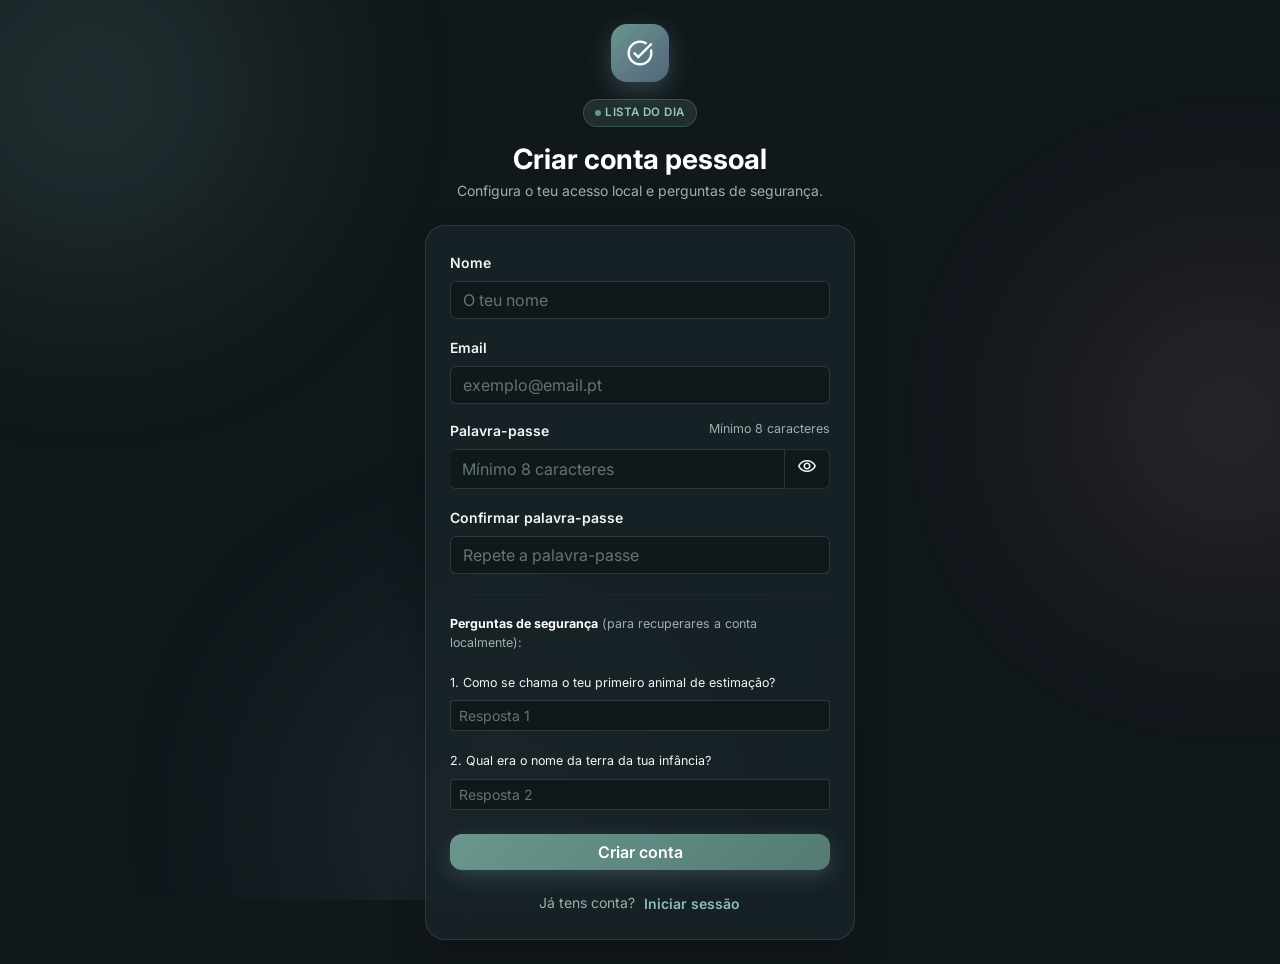
<file: index.html>
<!DOCTYPE html>
<html lang="pt-PT">
<head>
    <meta charset="UTF-8">
    <meta name="viewport" content="width=device-width, initial-scale=1.0">
    <title>Lista do Dia — Gestão Pessoal de Tarefas</title>
    <!-- Fontes e Ícones -->
    <link rel="preconnect" href="https://fonts.googleapis.com">
    <link rel="preconnect" href="https://fonts.gstatic.com" crossorigin>
    <link href="https://fonts.googleapis.com/css2?family=Inter:wght@400;500;600;700&display=swap" rel="stylesheet">
    <link href="https://fonts.googleapis.com/css2?family=Material+Symbols+Outlined:opsz,wght,FILL,GRAD@24,400,0,0" rel="stylesheet">
    <!-- Bootstrap 5 -->
    <link href="https://cdn.jsdelivr.net/npm/bootstrap@5.3.3/dist/css/bootstrap.min.css" rel="stylesheet">
    <!-- Estilos Personalizados -->
    <link rel="stylesheet" href="css/styles.css">
</head>
<body>

    <!-- Efeitos de Luz Ambiente no Fundo -->
    <div class="ambient-bg" aria-hidden="true">
        <div class="orb orb-sage"></div>
        <div class="orb orb-rose"></div>
        <div class="orb orb-slate"></div>
    </div>

    <!-- ==========================================
         SECÇÃO DE AUTENTICAÇÃO (LOGIN / REGISTO / RECUPERAÇÃO)
         ========================================== -->
    <main id="auth-wrapper" class="container min-vh-100 d-flex flex-column justify-content-center align-items-center py-4">
        <div class="auth-box w-100">
            <div class="text-center mb-4">
                <div class="brand-badge mx-auto mb-3">
                    <span class="material-symbols-outlined">task_alt</span>
                </div>
                <span class="pill-tag mb-2 d-inline-flex align-items-center gap-1">
                    <span class="dot-pulse"></span> Lista do Dia
                </span>
                <h1 id="auth-heading" class="h3 fw-bold text-white mt-2 mb-1">Iniciar sessão</h1>
                <p id="auth-subheading" class="small text-secondary-custom">A tua aplicação pessoal de tarefas para o dia a dia.</p>
            </div>

            <div id="auth-alert" class="alert d-none align-items-center gap-2 small py-2 px-3 rounded-3 mb-3" role="alert">
                <span id="auth-alert-icon" class="material-symbols-outlined fs-6">error</span>
                <span id="auth-alert-text"></span>
            </div>

            <div class="glass-card p-4">
                <!-- 1. INICIAR SESSÃO -->
                <form id="form-login" class="d-flex flex-column gap-3">
                    <div>
                        <label for="login-email" class="form-label small fw-semibold">Email</label>
                        <div class="input-group custom-input-group">
                            <span class="input-group-text"><span class="material-symbols-outlined fs-5">mail</span></span>
                            <input type="email" class="form-control" id="login-email" placeholder="o.teu@exemplo.pt" required>
                        </div>
                    </div>

                    <div>
                        <div class="d-flex justify-content-between align-items-center">
                            <label for="login-password" class="form-label small fw-semibold mb-1">Palavra-passe</label>
                            <button type="button" id="btn-go-recover" class="btn btn-link btn-sm p-0 text-decoration-none link-accent">Esqueceu-se?</button>
                        </div>
                        <div class="input-group custom-input-group">
                            <span class="input-group-text"><span class="material-symbols-outlined fs-5">lock</span></span>
                            <input type="password" class="form-control" id="login-password" placeholder="••••••••" required>
                            <button type="button" class="btn toggle-pass-btn" data-target="login-password" aria-label="Mostrar palavra-passe">
                                <span class="material-symbols-outlined fs-5">visibility</span>
                            </button>
                        </div>
                    </div>

                    <button type="submit" class="btn btn-sage w-100 py-2.5 fw-semibold mt-2 d-flex align-items-center justify-content-center gap-2">
                        <span>Entrar</span>
                        <span class="material-symbols-outlined fs-5">arrow_forward</span>
                    </button>

                    <div id="register-prompt" class="text-center mt-2 pt-2 border-top border-subtle">
                        <span class="small text-secondary-custom">Ainda não tens conta local?</span>
                        <button type="button" id="btn-go-register" class="btn btn-link btn-sm fw-semibold text-decoration-none link-sage p-0 ms-1">Criar conta</button>
                    </div>
                </form>

                <!-- 2. CRIAR CONTA -->
                <form id="form-register" class="d-none flex-column gap-3">
                    <div>
                        <label for="reg-name" class="form-label small fw-semibold">Nome</label>
                        <input type="text" class="form-control custom-input" id="reg-name" placeholder="O teu nome" required>
                    </div>
                    <div>
                        <label for="reg-email" class="form-label small fw-semibold">Email</label>
                        <input type="email" class="form-control custom-input" id="reg-email" placeholder="exemplo@email.pt" required>
                    </div>
                    <div>
                        <div class="d-flex justify-content-between">
                            <label for="reg-password" class="form-label small fw-semibold">Palavra-passe</label>
                            <span class="smaller text-secondary-custom">Mínimo 8 caracteres</span>
                        </div>
                        <div class="input-group custom-input-group">
                            <input type="password" class="form-control" id="reg-password" placeholder="Mínimo 8 caracteres" minlength="8" required>
                            <button type="button" class="btn toggle-pass-btn" data-target="reg-password" aria-label="Mostrar palavra-passe">
                                <span class="material-symbols-outlined fs-5">visibility</span>
                            </button>
                        </div>
                    </div>
                    <div>
                        <label for="reg-confirm" class="form-label small fw-semibold">Confirmar palavra-passe</label>
                        <input type="password" class="form-control custom-input" id="reg-confirm" placeholder="Repete a palavra-passe" required>
                    </div>

                    <hr class="border-subtle my-1">
                    <p class="smaller text-secondary-custom mb-0">
                        <strong class="text-white">Perguntas de segurança</strong> (para recuperares a conta localmente):
                    </p>
                    <div>
                        <label for="reg-q1" class="form-label smaller">1. Como se chama o teu primeiro animal de estimação?</label>
                        <input type="text" class="form-control custom-input form-control-sm" id="reg-q1" placeholder="Resposta 1" required>
                    </div>
                    <div>
                        <label for="reg-q2" class="form-label smaller">2. Qual era o nome da terra da tua infância?</label>
                        <input type="text" class="form-control custom-input form-control-sm" id="reg-q2" placeholder="Resposta 2" required>
                    </div>

                    <button type="submit" class="btn btn-sage w-100 py-2.5 fw-semibold mt-2">Criar conta</button>
                    <div class="text-center mt-1">
                        <span class="small text-secondary-custom">Já tens conta?</span>
                        <button type="button" class="btn btn-link btn-sm fw-semibold text-decoration-none link-sage p-0 ms-1 btn-back-login">Iniciar sessão</button>
                    </div>
                </form>

                <!-- 3. RECUPERAR PALAVRA-PASSE -->
                <form id="form-recover" class="d-none flex-column gap-3">
                    <p class="small text-secondary-custom mb-1">Responde às duas perguntas definidas na criação da conta para definir uma nova palavra-passe.</p>
                    <div>
                        <label for="rec-q1" class="form-label smaller">1. Como se chama o teu primeiro animal de estimação?</label>
                        <input type="text" class="form-control custom-input" id="rec-q1" placeholder="A tua resposta" required>
                    </div>
                    <div>
                        <label for="rec-q2" class="form-label smaller">2. Qual era o nome da terra da tua infância?</label>
                        <input type="text" class="form-control custom-input" id="rec-q2" placeholder="A tua resposta" required>
                    </div>
                    <div>
                        <label for="rec-new-pass" class="form-label small fw-semibold">Nova palavra-passe (mín. 8 caracteres)</label>
                        <input type="password" class="form-control custom-input" id="rec-new-pass" placeholder="Nova palavra-passe" minlength="8" required>
                    </div>
                    <button type="submit" class="btn btn-rose w-100 py-2.5 fw-semibold mt-1">Redefinir palavra-passe</button>
                    <div class="text-center mt-1">
                        <button type="button" class="btn btn-link btn-sm text-decoration-none link-sage p-0 btn-back-login">Voltar ao início de sessão</button>
                    </div>
                </form>
            </div>
        </div>
    </main>

    <!-- ==========================================
         APLICAÇÃO PRINCIPAL
         ========================================== -->
    <div id="app-wrapper" class="d-none flex-column min-vh-100">
        <!-- Cabeçalho Fixo -->
        <header class="app-header sticky-top py-2 px-3">
            <div class="container app-container d-flex align-items-center justify-content-between">
                <div class="d-flex align-items-center gap-2">
                    <div class="brand-badge-sm">
                        <span class="material-symbols-outlined fs-5">task_alt</span>
                    </div>
                    <div>
                        <div class="fw-bold text-white lh-1">Lista do Dia</div>
                        <small id="header-user-greeting" class="text-secondary-custom smaller">Tarefas de Hoje</small>
                    </div>
                </div>
                <button id="btn-logout" class="btn btn-ghost btn-sm d-flex align-items-center gap-1" title="Terminar sessão">
                    <span class="material-symbols-outlined fs-5">logout</span>
                    <span class="d-none d-sm-inline">Sair</span>
                </button>
            </div>
        </header>

        <!-- Área Principal de Conteúdo -->
        <main class="container app-container flex-grow-1 pt-3 pb-5 mb-5">
            
            <!-- ==========================================
                 VISTA 1: HOJE
                 ========================================== -->
            <section id="view-today">
                <div class="d-flex align-items-end justify-content-between gap-2 mb-3">
                    <div>
                        <span id="today-pending-badge" class="pill-tag d-inline-flex align-items-center gap-1 mb-1">
                            <span class="dot-pulse"></span> 0 tarefas por concluir
                        </span>
                        <h1 class="h3 fw-bold text-white mb-0">As minhas tarefas</h1>
                    </div>
                    <button id="btn-open-new-task" class="btn btn-sage px-3 py-2 fw-semibold d-flex align-items-center gap-1">
                        <span class="material-symbols-outlined fs-5">add</span>
                        <span>Nova tarefa</span>
                    </button>
                </div>

                <!-- Cartão de Foco Diário -->
                <div class="glass-card p-3 mb-3">
                    <div class="d-flex align-items-center justify-content-between gap-3">
                        <div>
                            <span class="smaller fw-bold text-uppercase text-sage tracking-wide">Foco de Hoje</span>
                            <h2 id="focus-title" class="h5 fw-bold text-white mt-1 mb-1">Pronta para começar!</h2>
                            <p id="focus-subtitle" class="smaller text-secondary-custom mb-0">Adiciona tarefas para organizares o teu dia.</p>
                        </div>
                        <div class="progress-ring-wrapper position-relative flex-shrink-0">
                            <svg class="progress-ring" width="56" height="56" viewBox="0 0 36 36">
                                <circle class="progress-ring-bg" cx="18" cy="18" r="15" fill="none" stroke-width="3"></circle>
                                <circle id="progress-ring-circle" class="progress-ring-fill" cx="18" cy="18" r="15" fill="none" stroke-width="3" stroke-dasharray="94.2" stroke-dashoffset="94.2" stroke-linecap="round"></circle>
                            </svg>
                            <span id="progress-percent-text" class="progress-ring-label">0%</span>
                        </div>
                    </div>
                </div>

                <!-- Filtros -->
                <div class="filter-bar d-flex p-1 rounded-3 mb-3 gap-1">
                    <button type="button" class="filter-btn active flex-fill py-1.5 px-2 rounded-2 small fw-medium" data-filter="all">
                        Todas <span id="count-all" class="ms-1 opacity-75">0</span>
                    </button>
                    <button type="button" class="filter-btn flex-fill py-1.5 px-2 rounded-2 small fw-medium" data-filter="pending">
                        Pendentes <span id="count-pending" class="ms-1 opacity-75">0</span>
                    </button>
                    <button type="button" class="filter-btn flex-fill py-1.5 px-2 rounded-2 small fw-medium" data-filter="completed">
                        Concluídas <span id="count-completed" class="ms-1 opacity-75">0</span>
                    </button>
                </div>

                <!-- Estado Vazio -->
                <div id="today-empty-state" class="d-none">
                    <div class="glass-card p-4 text-center mb-3">
                        <div class="empty-icon-box mx-auto mb-3">
                            <span class="material-symbols-outlined">task</span>
                        </div>
                        <h3 class="h5 fw-bold text-white">O teu dia está livre!</h3>
                        <p class="small text-secondary-custom mx-auto mb-3" style="max-width: 320px;">
                            Aproveita o teu tempo de pausa ou clica abaixo para registar o que queres alcançar hoje.
                        </p>
                        <button type="button" id="btn-empty-add" class="btn btn-sage px-4 py-2 fw-semibold d-inline-flex align-items-center gap-2">
                            <span class="material-symbols-outlined fs-5">add_task</span>
                            <span>Adicionar primeira tarefa</span>
                        </button>
                    </div>

                    <div class="mb-2">
                        <span class="smaller fw-bold text-uppercase text-secondary-custom">Ideias para arrancar</span>
                    </div>
                    <div class="d-flex flex-column gap-2">
                        <button type="button" class="suggestion-card p-3 text-start d-flex align-items-center justify-content-between" data-title="Planear a rotina matinal" data-note="Dedicar 10 minutos a organizar as prioridades do dia" data-project="Pessoal">
                            <div class="d-flex align-items-center gap-3">
                                <span class="suggestion-icon sage"><span class="material-symbols-outlined fs-5">wb_sunny</span></span>
                                <div>
                                    <div class="small fw-semibold text-white">Planear a rotina matinal</div>
                                    <div class="smaller text-secondary-custom">Dedica 10 minutos a organizar o teu foco</div>
                                </div>
                            </div>
                            <span class="material-symbols-outlined text-sage">add_circle</span>
                        </button>

                        <button type="button" class="suggestion-card p-3 text-start d-flex align-items-center justify-content-between" data-title="Rever apontamentos da aula" data-note="Consolidar os conceitos de HTML, CSS e Bootstrap" data-project="Estudos">
                            <div class="d-flex align-items-center gap-3">
                                <span class="suggestion-icon rose"><span class="material-symbols-outlined fs-5">menu_book</span></span>
                                <div>
                                    <div class="small fw-semibold text-white">Rever apontamentos da aula</div>
                                    <div class="smaller text-secondary-custom">Consolidar os conceitos de Frontend</div>
                                </div>
                            </div>
                            <span class="material-symbols-outlined text-sage">add_circle</span>
                        </button>
                    </div>
                </div>

                <!-- Lista de Tarefas de Hoje -->
                <div id="today-tasks-wrapper" class="d-flex flex-column gap-3">
                    <div id="pending-group">
                        <div class="d-flex justify-content-between align-items-center mb-2 px-1">
                            <span class="smaller fw-bold text-uppercase text-secondary-custom">A Fazer</span>
                            <span id="label-pending-items" class="smaller text-sage fw-semibold">0 itens</span>
                        </div>
                        <div id="pending-tasks-list" class="d-flex flex-column gap-2"></div>
                    </div>

                    <div id="completed-group" class="mt-2">
                        <div class="d-flex justify-content-between align-items-center mb-2 px-1">
                            <span class="smaller fw-bold text-uppercase text-secondary-custom">Concluídas</span>
                            <span id="label-completed-items" class="smaller text-secondary-custom">0 itens</span>
                        </div>
                        <div id="completed-tasks-list" class="d-flex flex-column gap-2"></div>
                    </div>
                </div>
            </section>

            <!-- ==========================================
                 VISTA 2: PLANO (CRONOGRAMA POR DATAS)
                 ========================================== -->
            <section id="view-plan" class="d-none">
                <div class="d-flex align-items-end justify-content-between gap-2 mb-3">
                    <div>
                        <span class="pill-tag d-inline-flex align-items-center gap-1 mb-1">
                            <span class="dot-pulse"></span> Organização Temporal
                        </span>
                        <h1 class="h3 fw-bold text-white mb-0">Plano de tarefas</h1>
                    </div>
                    <button id="btn-plan-new-task" class="btn btn-sage px-3 py-2 fw-semibold d-flex align-items-center gap-1">
                        <span class="material-symbols-outlined fs-5">event_available</span>
                        <span>Agendar</span>
                    </button>
                </div>

                <div id="plan-empty-state" class="glass-card p-4 text-center d-none">
                    <div class="empty-icon-box mx-auto mb-3">
                        <span class="material-symbols-outlined">calendar_month</span>
                    </div>
                    <h3 class="h5 fw-bold text-white">Sem tarefas agendadas</h3>
                    <p class="small text-secondary-custom mb-3">Cria tarefas com data para visualizares aqui o teu planeamento semanal.</p>
                    <button type="button" id="btn-plan-empty-add" class="btn btn-sage px-4 py-2 fw-semibold">Agendar tarefa</button>
                </div>

                <div id="plan-groups-container" class="d-flex flex-column gap-4"></div>
            </section>

            <!-- ==========================================
                 VISTA 3: PROJETOS (PASTAS / CATEGORIAS)
                 ========================================== -->
            <section id="view-projects" class="d-none">
                <div class="d-flex align-items-end justify-content-between gap-2 mb-3">
                    <div>
                        <span class="pill-tag d-inline-flex align-items-center gap-1 mb-1">
                            <span class="dot-pulse"></span> Áreas & Categorias
                        </span>
                        <h1 class="h3 fw-bold text-white mb-0">Os meus projetos</h1>
                    </div>
                    <button id="btn-open-new-project" class="btn btn-sage px-3 py-2 fw-semibold d-flex align-items-center gap-1">
                        <span class="material-symbols-outlined fs-5">create_new_folder</span>
                        <span>Novo projeto</span>
                    </button>
                </div>

                <!-- Grelha de Cartões de Projeto -->
                <div id="projects-grid" class="row g-2 mb-4"></div>

                <!-- Lista de Tarefas do Projeto Selecionado -->
                <div id="selected-project-section" class="d-none">
                    <div class="d-flex align-items-center justify-content-between mb-2 px-1">
                        <h2 id="selected-project-title" class="h6 fw-bold text-white mb-0">Tarefas do projeto</h2>
                        <button type="button" id="btn-clear-project-filter" class="btn btn-link btn-sm p-0 text-decoration-none link-sage">Fechar filtro</button>
                    </div>
                    <div id="selected-project-tasks" class="d-flex flex-column gap-2"></div>
                </div>
            </section>

            <!-- ==========================================
                 VISTA 4: MÉTRICAS (PRODUTIVIDADE)
                 ========================================== -->
            <section id="view-metrics" class="d-none">
                <div class="mb-3">
                    <span class="pill-tag d-inline-flex align-items-center gap-1 mb-1">
                        <span class="dot-pulse"></span> Resumo & Estatísticas
                    </span>
                    <h1 class="h3 fw-bold text-white mb-0">As tuas métricas</h1>
                </div>

                <!-- Cards KPI -->
                <div class="row g-2 mb-3">
                    <div class="col-6">
                        <div class="glass-card p-3 h-100">
                            <span class="smaller text-secondary-custom d-block">Total de Tarefas</span>
                            <span id="metric-total" class="h2 fw-bold text-white mb-0">0</span>
                        </div>
                    </div>
                    <div class="col-6">
                        <div class="glass-card p-3 h-100">
                            <span class="smaller text-secondary-custom d-block">Taxa de Conclusão</span>
                            <span id="metric-rate" class="h2 fw-bold text-sage mb-0">0%</span>
                        </div>
                    </div>
                    <div class="col-6">
                        <div class="glass-card p-3 h-100">
                            <span class="smaller text-secondary-custom d-block">Concluídas</span>
                            <span id="metric-completed" class="h3 fw-bold text-white mb-0">0</span>
                        </div>
                    </div>
                    <div class="col-6">
                        <div class="glass-card p-3 h-100">
                            <span class="smaller text-secondary-custom d-block">Pendentes</span>
                            <span id="metric-pending" class="h3 fw-bold text-rose mb-0">0</span>
                        </div>
                    </div>
                </div>

                <!-- Distribuição por Projeto -->
                <div class="glass-card p-3 mb-3">
                    <h2 class="h6 fw-bold text-white mb-3">Progresso por Projeto</h2>
                    <div id="metrics-by-project" class="d-flex flex-column gap-3"></div>
                </div>

                <!-- Distribuição por Prioridade -->
                <div class="glass-card p-3">
                    <h2 class="h6 fw-bold text-white mb-3">Distribuição por Prioridade</h2>
                    <div id="metrics-by-priority" class="d-flex flex-column gap-2"></div>
                </div>
            </section>

        </main>

        <!-- Barra de Navegação Inferior Fixa -->
        <nav class="bottom-nav fixed-bottom py-2 px-3">
            <div class="container app-container d-flex justify-content-around align-items-center">
                <button type="button" class="nav-tab-btn active" data-view="today">
                    <span class="material-symbols-outlined">today</span>
                    <span>Hoje</span>
                </button>
                <button type="button" class="nav-tab-btn" data-view="plan">
                    <span class="material-symbols-outlined">calendar_month</span>
                    <span>Plano</span>
                </button>
                <button type="button" class="nav-tab-btn" data-view="projects">
                    <span class="material-symbols-outlined">layers</span>
                    <span>Projetos</span>
                </button>
                <button type="button" class="nav-tab-btn" data-view="metrics">
                    <span class="material-symbols-outlined">insights</span>
                    <span>Métricas</span>
                </button>
            </div>
        </nav>
    </div>

    <!-- ==========================================
         MODAL BOOTSTRAP: CRIAR / EDITAR TAREFA
         ========================================== -->
    <div class="modal fade" id="taskModal" tabindex="-1" aria-labelledby="taskModalLabel" aria-hidden="true">
        <div class="modal-dialog modal-dialog-centered">
            <div class="modal-content glass-modal">
                <div class="modal-header border-subtle">
                    <div class="d-flex align-items-center gap-2">
                        <span class="brand-badge-sm"><span class="material-symbols-outlined fs-5">add_task</span></span>
                        <h5 class="modal-title fw-bold text-white" id="taskModalLabel">Nova tarefa</h5>
                    </div>
                    <button type="button" class="btn-close btn-close-white" data-bs-dismiss="modal" aria-label="Fechar"></button>
                </div>
                <form id="form-task">
                    <div class="modal-body d-flex flex-column gap-3">
                        <input type="hidden" id="task-edit-id">
                        
                        <div>
                            <label for="task-title" class="form-label small fw-semibold">Título da tarefa <span class="text-rose">*</span></label>
                            <input type="text" class="form-control custom-input" id="task-title" placeholder="Ex.: Preparar a próxima aula" required>
                        </div>

                        <div>
                            <label for="task-note" class="form-label small fw-semibold">Nota ou descrição <span class="smaller text-secondary-custom">(opcional)</span></label>
                            <textarea class="form-control custom-input" id="task-note" rows="2" placeholder="Adiciona detalhes relevantes..."></textarea>
                        </div>

                        <div class="row g-2">
                            <div class="col-6">
                                <label for="task-date" class="form-label smaller fw-semibold">Data</label>
                                <input type="date" class="form-control custom-input form-control-sm" id="task-date" required>
                            </div>
                            <div class="col-6">
                                <label for="task-time" class="form-label smaller fw-semibold">Hora (opcional)</label>
                                <input type="time" class="form-control custom-input form-control-sm" id="task-time">
                            </div>
                        </div>

                        <div class="row g-2">
                            <div class="col-6">
                                <label for="task-project" class="form-label smaller fw-semibold">Projeto / Categoria</label>
                                <select class="form-select custom-input form-select-sm" id="task-project"></select>
                            </div>
                            <div class="col-6">
                                <label for="task-priority" class="form-label smaller fw-semibold">Prioridade</label>
                                <select class="form-select custom-input form-select-sm" id="task-priority">
                                    <option value="normal">Normal</option>
                                    <option value="high">Alta / Urgente</option>
                                </select>
                            </div>
                        </div>
                    </div>
                    <div class="modal-footer border-subtle">
                        <button type="button" class="btn btn-ghost" data-bs-dismiss="modal">Cancelar</button>
                        <button type="submit" id="btn-save-task" class="btn btn-sage px-4 fw-semibold">Criar tarefa</button>
                    </div>
                </form>
            </div>
        </div>
    </div>

    <!-- ==========================================
         MODAL BOOTSTRAP: NOVO PROJETO
         ========================================== -->
    <div class="modal fade" id="projectModal" tabindex="-1" aria-hidden="true">
        <div class="modal-dialog modal-dialog-centered modal-sm">
            <div class="modal-content glass-modal">
                <div class="modal-header border-subtle">
                    <h5 class="modal-title fw-bold text-white">Novo projeto</h5>
                    <button type="button" class="btn-close btn-close-white" data-bs-dismiss="modal" aria-label="Fechar"></button>
                </div>
                <form id="form-project">
                    <div class="modal-body d-flex flex-column gap-3">
                        <div>
                            <label for="project-name" class="form-label small fw-semibold">Nome do projeto</label>
                            <input type="text" class="form-control custom-input" id="project-name" placeholder="Ex.: Portefólio, Casa..." required>
                        </div>
                        <div>
                            <label class="form-label small fw-semibold d-block">Cor da etiqueta</label>
                            <div id="project-color-picker" class="d-flex gap-2 flex-wrap">
                                <button type="button" class="color-swatch active" data-color="#6A968E" style="background:#6A968E" title="Verde Sálvia"></button>
                                <button type="button" class="color-swatch" data-color="#D680A0" style="background:#D680A0" title="Rosa Seco"></button>
                                <button type="button" class="color-swatch" data-color="#52647C" style="background:#52647C" title="Azul Ardósia"></button>
                                <button type="button" class="color-swatch" data-color="#9B59B6" style="background:#9B59B6" title="Lilás"></button>
                                <button type="button" class="color-swatch" data-color="#B03E5E" style="background:#B03E5E" title="Framboesa"></button>
                                <button type="button" class="color-swatch" data-color="#6D52C4" style="background:#6D52C4" title="Violeta Índigo"></button>
                            </div>
                        </div>
                    </div>
                    <div class="modal-footer border-subtle">
                        <button type="button" class="btn btn-ghost btn-sm" data-bs-dismiss="modal">Cancelar</button>
                        <button type="submit" class="btn btn-sage btn-sm px-3 fw-semibold">Criar</button>
                    </div>
                </form>
            </div>
        </div>
    </div>

    <!-- ==========================================
         MODAL BOOTSTRAP: CONFIRMAR ELIMINAÇÃO
         ========================================== -->
    <div class="modal fade" id="deleteModal" tabindex="-1" aria-hidden="true">
        <div class="modal-dialog modal-dialog-centered modal-sm">
            <div class="modal-content glass-modal text-center p-3">
                <div class="delete-icon-box mx-auto mb-2">
                    <span class="material-symbols-outlined fs-3">delete_forever</span>
                </div>
                <h5 class="fw-bold text-white mb-1">Eliminar tarefa?</h5>
                <p id="delete-task-name" class="small text-secondary-custom mb-3">Esta ação não pode ser desfeita.</p>
                <div class="d-flex gap-2">
                    <button type="button" class="btn btn-ghost flex-fill" data-bs-dismiss="modal">Cancelar</button>
                    <button type="button" id="btn-confirm-delete" class="btn btn-rose flex-fill fw-semibold">Eliminar</button>
                </div>
            </div>
        </div>
    </div>

    <!-- Notificação Rápida (Toast) -->
    <div class="toast-container position-fixed bottom-0 start-50 translate-middle-x p-3" style="z-index: 1080; margin-bottom: 4.5rem;">
        <div id="app-toast" class="toast align-items-center glass-toast border-0" role="alert" aria-live="assertive" aria-atomic="true">
            <div class="d-flex align-items-center px-3 py-2 gap-2">
                <span id="app-toast-icon" class="material-symbols-outlined fs-5 text-sage">check_circle</span>
                <div id="app-toast-body" class="toast-body p-0 small fw-medium text-white">Ação concluída!</div>
            </div>
        </div>
    </div>

    <!-- Bootstrap JS + Lógica da Aplicação -->
    <script src="https://cdn.jsdelivr.net/npm/bootstrap@5.3.3/dist/js/bootstrap.bundle.min.js"></script>
    <script src="js/app.js"></script>
</body>
</html>
</file>
<file: css/styles.css>
:root {
    --bg-main: #11181C;
    --bg-card: rgba(25, 36, 40, 0.78);
    --bg-card-hover: rgba(34, 48, 54, 0.9);
    --bg-input: rgba(15, 22, 26, 0.78);
    --border-subtle: rgba(255, 255, 255, 0.1);

    /* Paleta Personalizada */
    --color-sage: #6A968E;
    --color-sage-soft: rgba(106, 150, 142, 0.18);
    --color-rose: #D680A0;
    --color-rose-soft: rgba(214, 128, 160, 0.18);
    --color-slate: #52647C;
    --color-lilac: #9B59B6;
    --color-berry: #B03E5E;
    --color-indigo: #6D52C4;

    --text-main: #F1F5F4;
    --text-muted: #9EB0AC;
}

body {
    background-color: var(--bg-main);
    color: var(--text-main);
    font-family: 'Inter', sans-serif;
    overflow-x: hidden;
}

/* Luzes de fundo */
.ambient-bg {
    position: fixed;
    inset: 0;
    pointer-events: none;
    z-index: -1;
    overflow: hidden;
}

.orb {
    position: absolute;
    border-radius: 50%;
    filter: blur(110px);
    opacity: 0.24;
}

.orb-sage {
    width: 340px;
    height: 340px;
    background: var(--color-sage);
    top: -80px;
    left: -80px;
}

.orb-rose {
    width: 300px;
    height: 300px;
    background: var(--color-rose);
    top: 30%;
    right: -100px;
    opacity: 0.16;
}

.orb-slate {
    width: 360px;
    height: 360px;
    background: var(--color-slate);
    bottom: -100px;
    left: 25%;
}

.auth-box {
    max-width: 430px;
}

.app-container {
    max-width: 720px;
}

/* Cartões Glassmorphism */
.glass-card {
    background: var(--bg-card);
    backdrop-filter: blur(20px);
    -webkit-backdrop-filter: blur(20px);
    border: 1px solid var(--border-subtle);
    border-radius: 1.25rem;
    box-shadow: 0 16px 40px -12px rgba(0, 0, 0, 0.5);
}

.glass-modal {
    background: #172226;
    border: 1px solid rgba(255, 255, 255, 0.14);
    border-radius: 1.25rem;
    color: var(--text-main);
    box-shadow: 0 24px 60px rgba(0, 0, 0, 0.75);
}

/* Marca e Ícones */
.brand-badge {
    width: 58px;
    height: 58px;
    border-radius: 1rem;
    background: linear-gradient(135deg, var(--color-sage), var(--color-slate));
    display: flex;
    align-items: center;
    justify-content: center;
    color: #fff;
    box-shadow: 0 8px 24px rgba(106, 150, 142, 0.35);
}

.brand-badge .material-symbols-outlined {
    font-size: 30px;
}

.brand-badge-sm {
    width: 38px;
    height: 38px;
    border-radius: 0.75rem;
    background: linear-gradient(135deg, var(--color-sage), var(--color-slate));
    display: flex;
    align-items: center;
    justify-content: center;
    color: #fff;
}

.pill-tag {
    background: var(--color-sage-soft);
    border: 1px solid rgba(106, 150, 142, 0.35);
    color: #98C5BD;
    font-size: 0.72rem;
    font-weight: 600;
    text-transform: uppercase;
    letter-spacing: 0.04em;
    padding: 0.25rem 0.7rem;
    border-radius: 999px;
}

.dot-pulse {
    width: 6px;
    height: 6px;
    border-radius: 50%;
    background-color: var(--color-sage);
}

/* Inputs e Selects */
.custom-input,
.custom-input-group .form-control,
.custom-input-group .input-group-text,
.custom-input-group .toggle-pass-btn {
    background-color: var(--bg-input);
    border: 1px solid var(--border-subtle);
    color: var(--text-main);
    color-scheme: dark;
}

.custom-input:focus,
.custom-input-group .form-control:focus {
    background-color: rgba(15, 22, 26, 0.95);
    border-color: var(--color-sage);
    color: #fff;
    box-shadow: 0 0 0 3px rgba(106, 150, 142, 0.25);
}

.custom-input::placeholder,
.custom-input-group .form-control::placeholder {
    color: #637571;
}

.custom-input-group .input-group-text {
    border-right: none;
    color: var(--text-muted);
}

.custom-input-group .form-control {
    border-left: none;
}

.toggle-pass-btn {
    border-left: none;
    color: var(--text-muted);
}

/* Botões e Links */
.btn-sage {
    background: linear-gradient(135deg, var(--color-sage), #537B74);
    border: none;
    color: #ffffff;
    border-radius: 0.75rem;
    box-shadow: 0 6px 20px rgba(106, 150, 142, 0.3);
    transition: all 0.2s ease;
}

.btn-sage:hover {
    background: linear-gradient(135deg, #77A49C, var(--color-sage));
    color: #ffffff;
    transform: translateY(-1px);
}

.btn-rose {
    background: linear-gradient(135deg, var(--color-rose), var(--color-berry));
    border: none;
    color: #ffffff;
    border-radius: 0.75rem;
}

.btn-rose:hover {
    opacity: 0.92;
    color: #ffffff;
}

.btn-ghost {
    background: rgba(255, 255, 255, 0.05);
    border: 1px solid var(--border-subtle);
    color: var(--text-muted);
    border-radius: 0.65rem;
}

.btn-ghost:hover {
    background: var(--color-rose-soft);
    border-color: var(--color-rose);
    color: var(--color-rose);
}

.link-sage { color: #8FBDB5; }
.link-sage:hover { color: #B4DDD6; }
.link-accent { color: var(--color-rose); }
.link-accent:hover { color: #E89EB9; }

.text-secondary-custom { color: var(--text-muted); }
.text-sage { color: var(--color-sage); }
.text-rose { color: var(--color-rose); }
.smaller { font-size: 0.78rem; }
.border-subtle { border-color: var(--border-subtle) !important; }

/* Cabeçalho e Navegação Inferior */
.app-header {
    background: rgba(17, 24, 28, 0.85);
    backdrop-filter: blur(16px);
    border-bottom: 1px solid var(--border-subtle);
}

.bottom-nav {
    background: rgba(17, 24, 28, 0.92);
    backdrop-filter: blur(18px);
    border-top: 1px solid var(--border-subtle);
}

.nav-tab-btn {
    background: transparent;
    border: none;
    color: var(--text-muted);
    display: flex;
    flex-direction: column;
    align-items: center;
    gap: 2px;
    padding: 0.35rem 1rem;
    border-radius: 0.75rem;
    font-size: 0.72rem;
    font-weight: 500;
    transition: all 0.2s ease;
}

.nav-tab-btn:hover {
    color: var(--text-main);
}

.nav-tab-btn.active {
    background: var(--color-sage-soft);
    color: #98C5BD;
    font-weight: 600;
}

/* Círculo de Progresso */
.progress-ring-wrapper {
    width: 56px;
    height: 56px;
    display: flex;
    align-items: center;
    justify-content: center;
}

.progress-ring {
    transform: rotate(-90deg);
}

.progress-ring-bg {
    stroke: rgba(255, 255, 255, 0.1);
}

.progress-ring-fill {
    stroke: var(--color-sage);
    transition: stroke-dashoffset 0.4s ease;
}

.progress-ring-label {
    position: absolute;
    font-size: 0.75rem;
    font-weight: 700;
    color: var(--text-main);
}

/* Filtros */
.filter-bar {
    background: rgba(15, 22, 26, 0.7);
    border: 1px solid var(--border-subtle);
}

.filter-btn {
    background: transparent;
    border: none;
    color: var(--text-muted);
    transition: all 0.2s ease;
}

.filter-btn.active {
    background: var(--color-sage);
    color: #ffffff;
}

/* Cartões de Tarefa */
.task-card {
    background: var(--bg-card);
    border: 1px solid var(--border-subtle);
    border-radius: 1rem;
    padding: 0.9rem 1rem;
    transition: all 0.2s ease;
}

.task-card:hover {
    background: var(--bg-card-hover);
    border-color: rgba(106, 150, 142, 0.35);
}

.task-card.completed {
    opacity: 0.68;
}

.task-check-btn {
    width: 24px;
    height: 24px;
    border-radius: 0.5rem;
    border: 2px solid var(--color-sage);
    background: transparent;
    color: transparent;
    display: flex;
    align-items: center;
    justify-content: center;
    flex-shrink: 0;
    margin-top: 2px;
    transition: all 0.2s ease;
}

.task-card.completed .task-check-btn {
    background: var(--color-sage);
    color: #ffffff;
}

.task-tag {
    font-size: 0.7rem;
    font-weight: 600;
    padding: 0.15rem 0.55rem;
    border-radius: 999px;
}

.tag-project {
    background: rgba(82, 100, 124, 0.3);
    color: #B6C7DC;
}

.tag-urgent {
    background: var(--color-rose-soft);
    color: #F2A7C2;
}

.tag-time {
    background: var(--color-sage-soft);
    color: #98C5BD;
}

.dropdown-menu-dark-custom {
    background: #1B272C;
    border: 1px solid rgba(255, 255, 255, 0.15);
    border-radius: 0.75rem;
}

/* Estado Vazio e Sugestões */
.empty-icon-box,
.delete-icon-box {
    width: 56px;
    height: 56px;
    border-radius: 1rem;
    display: flex;
    align-items: center;
    justify-content: center;
}

.empty-icon-box {
    background: var(--color-sage-soft);
    color: var(--color-sage);
}

.delete-icon-box {
    background: var(--color-rose-soft);
    color: var(--color-rose);
}

.suggestion-card {
    background: var(--bg-card);
    border: 1px solid var(--border-subtle);
    border-radius: 1rem;
    transition: all 0.2s ease;
}

.suggestion-card:hover {
    border-color: var(--color-sage);
    background: var(--bg-card-hover);
}

.suggestion-icon {
    width: 36px;
    height: 36px;
    border-radius: 0.65rem;
    display: flex;
    align-items: center;
    justify-content: center;
}

.suggestion-icon.sage {
    background: var(--color-sage-soft);
    color: var(--color-sage);
}

.suggestion-icon.rose {
    background: var(--color-rose-soft);
    color: var(--color-rose);
}

/* ==========================================
   ESTILOS DA FASE 3: PLANO, PROJETOS E MÉTRICAS
   ========================================== */
.plan-group-badge {
    font-size: 0.72rem;
    font-weight: 700;
    text-transform: uppercase;
    letter-spacing: 0.04em;
    padding: 0.25rem 0.65rem;
    border-radius: 999px;
}

.badge-overdue {
    background: rgba(176, 62, 94, 0.22);
    color: #F29CB4;
    border: 1px solid rgba(176, 62, 94, 0.45);
}

.badge-today {
    background: var(--color-sage-soft);
    color: #98C5BD;
    border: 1px solid rgba(106, 150, 142, 0.4);
}

.badge-tomorrow {
    background: rgba(82, 100, 124, 0.28);
    color: #C2D1E5;
}

.badge-upcoming {
    background: rgba(109, 82, 196, 0.22);
    color: #C4B5FD;
}

/* Cartões de Projetos */
.project-card {
    background: var(--bg-card);
    border: 1px solid var(--border-subtle);
    border-radius: 1rem;
    padding: 1rem;
    cursor: pointer;
    transition: all 0.2s ease;
}

.project-card:hover,
.project-card.selected {
    background: var(--bg-card-hover);
    border-color: var(--color-sage);
    transform: translateY(-2px);
}

.project-dot {
    width: 12px;
    height: 12px;
    border-radius: 50%;
    flex-shrink: 0;
}

.color-swatch {
    width: 28px;
    height: 28px;
    border-radius: 50%;
    border: 2px solid transparent;
    transition: transform 0.15s ease;
}

.color-swatch.active {
    border-color: #ffffff;
    transform: scale(1.15);
}

/* Barras de Métricas */
.metric-progress {
    height: 8px;
    background: rgba(255, 255, 255, 0.08);
    border-radius: 999px;
    overflow: hidden;
}

.metric-progress-bar {
    height: 100%;
    border-radius: 999px;
    transition: width 0.4s ease;
}

/* ==========================================
   ESTILOS DA FASE 4: TOAST E POLIMENTO RESPONSIVO
   ========================================== */
.glass-toast {
    background: rgba(23, 34, 38, 0.95);
    backdrop-filter: blur(16px);
    -webkit-backdrop-filter: blur(16px);
    border: 1px solid rgba(106, 150, 142, 0.45) !important;
    border-radius: 999px;
    box-shadow: 0 12px 32px rgba(0, 0, 0, 0.65);
}

.btn-delete-project {
    background: transparent;
    border: none;
    color: var(--text-muted);
    padding: 0;
    line-height: 1;
    transition: color 0.15s ease;
}

.btn-delete-project:hover {
    color: var(--color-rose);
}

@media (min-width: 768px) {
    .app-container {
        max-width: 780px;
    }

    .bottom-nav {
        max-width: 480px;
        margin: 0 auto 1rem auto;
        border: 1px solid var(--border-subtle);
        border-radius: 1.25rem;
        box-shadow: 0 12px 36px rgba(0, 0, 0, 0.6);
    }
}
</file>
